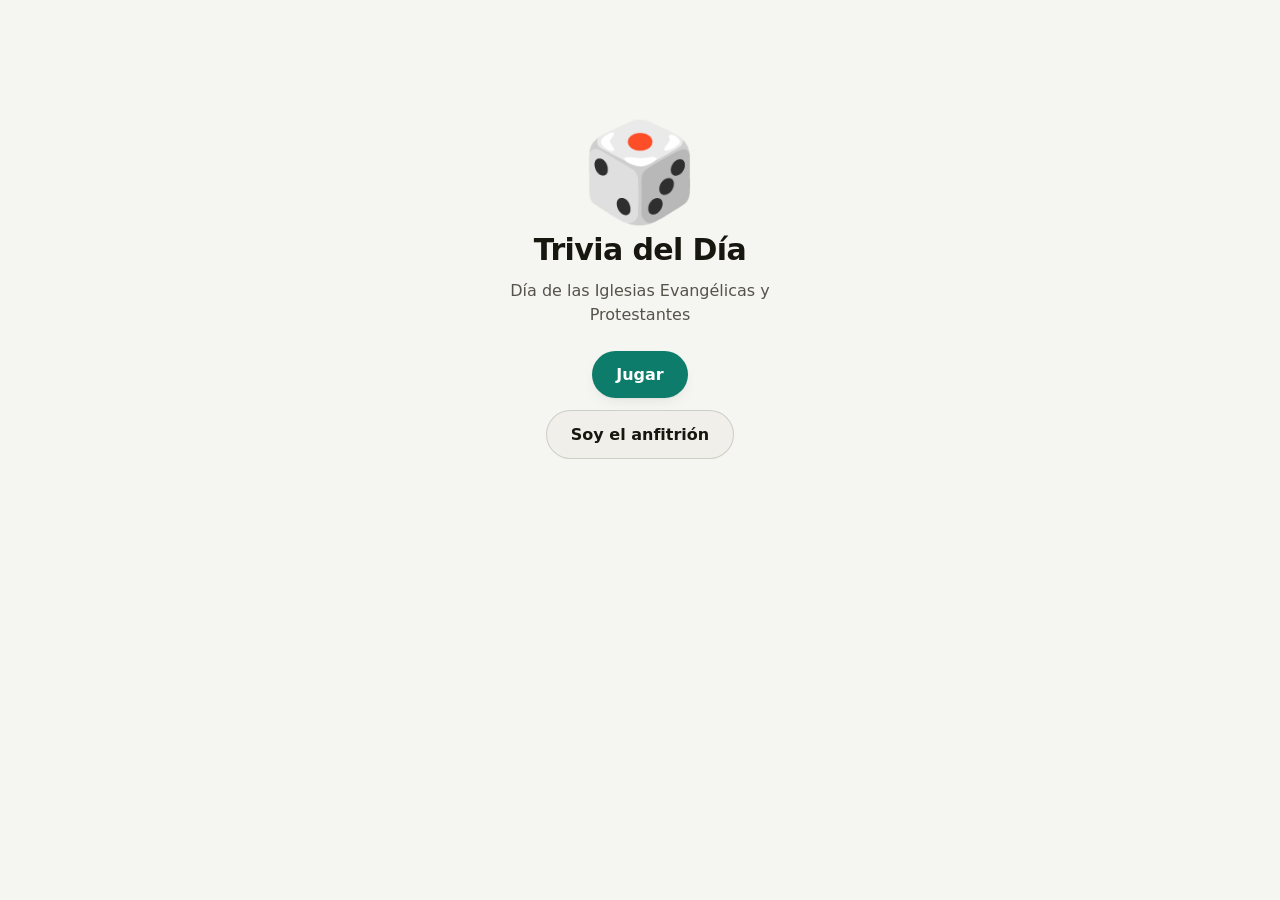
<file: index.html>
<!doctype html>
<html lang="es">
<head>
<meta charset="utf-8">
<meta name="viewport" content="width=device-width, initial-scale=1, viewport-fit=cover">
<title>Trivia del Día</title>
<meta name="theme-color" content="#0e7c6b">
<link rel="stylesheet" href="css/styles.css">
</head>
<body>
<div class="player">
  <div class="centro" style="padding-top:12vh">
    <div class="gigante">🎲</div>
    <h1>Trivia del Día</h1>
    <p>Día de las Iglesias Evangélicas y Protestantes</p>
    <a class="btn" style="text-decoration:none;margin-top:12px" href="jugar.html">Jugar</a>
    <a class="btn ghost" style="text-decoration:none" href="anfitrion.html">Soy el anfitrión</a>
  </div>
</div>
</body>
</html>
</file>
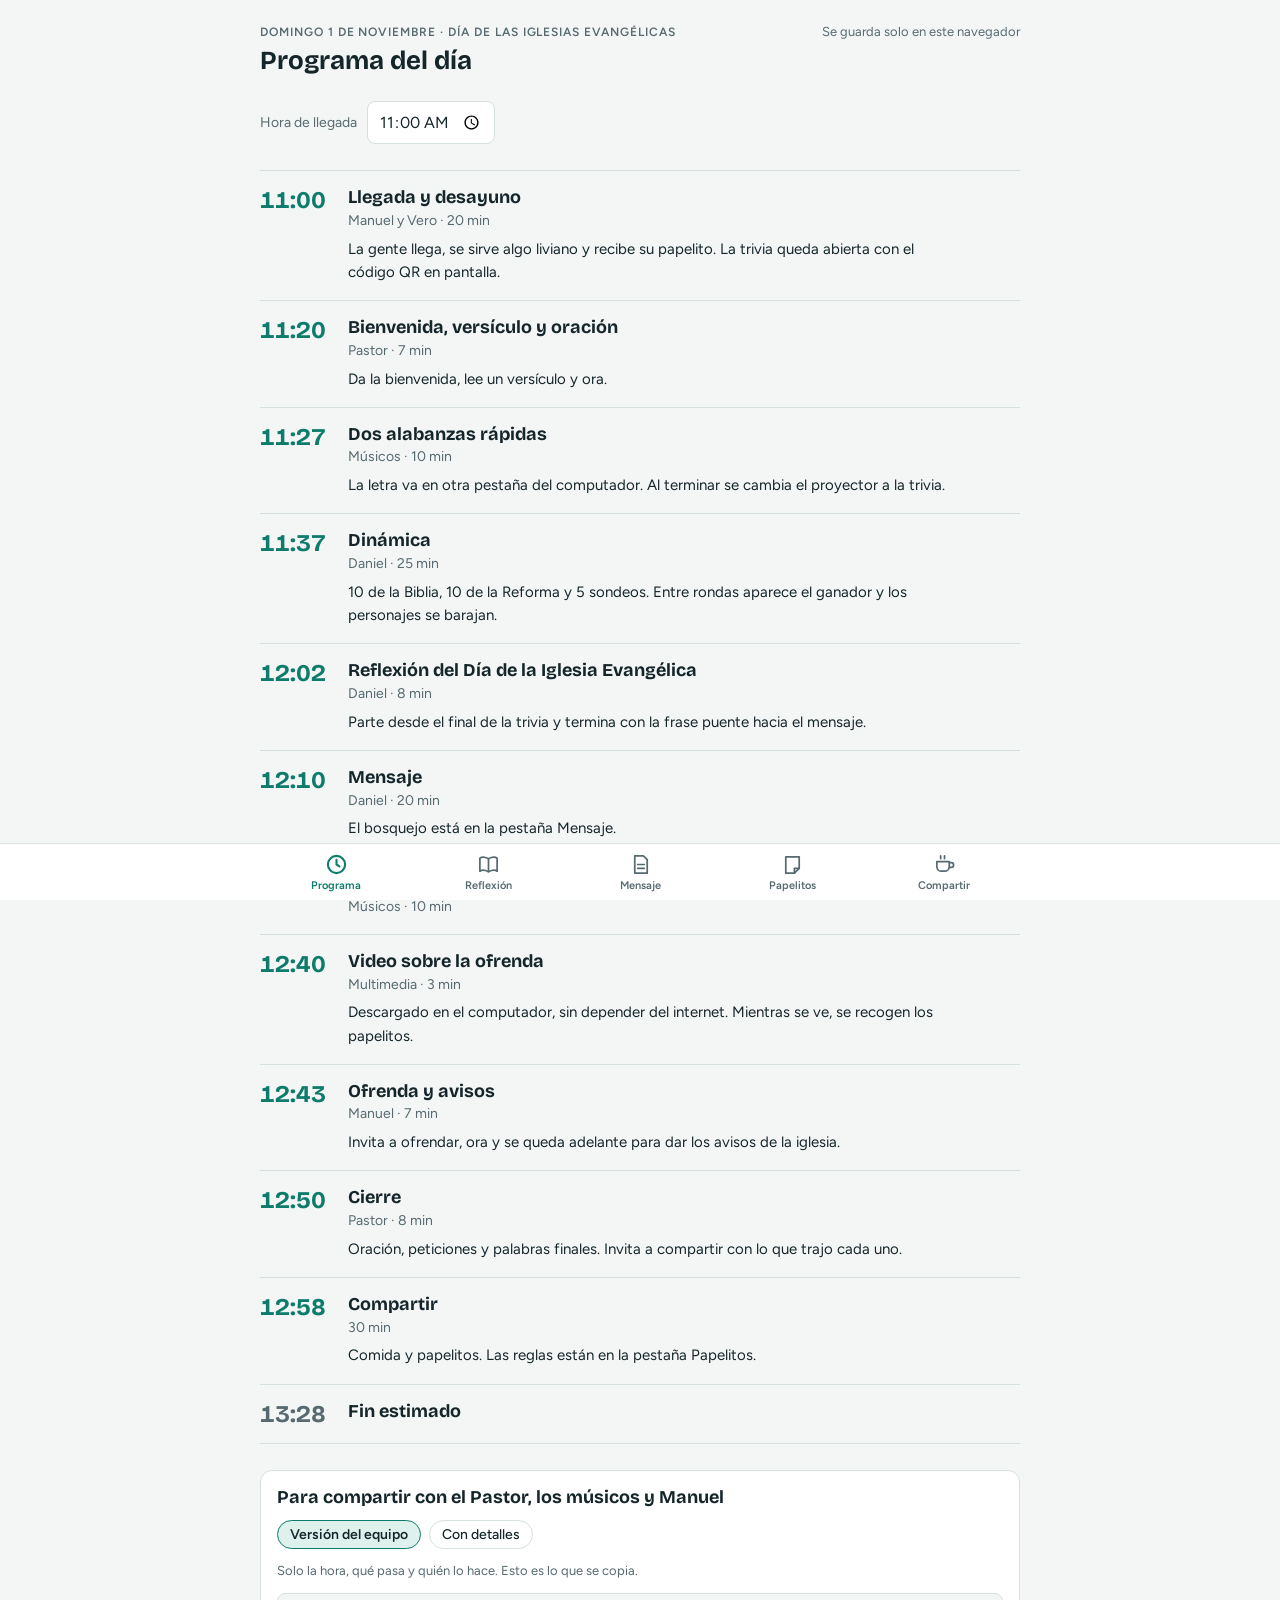
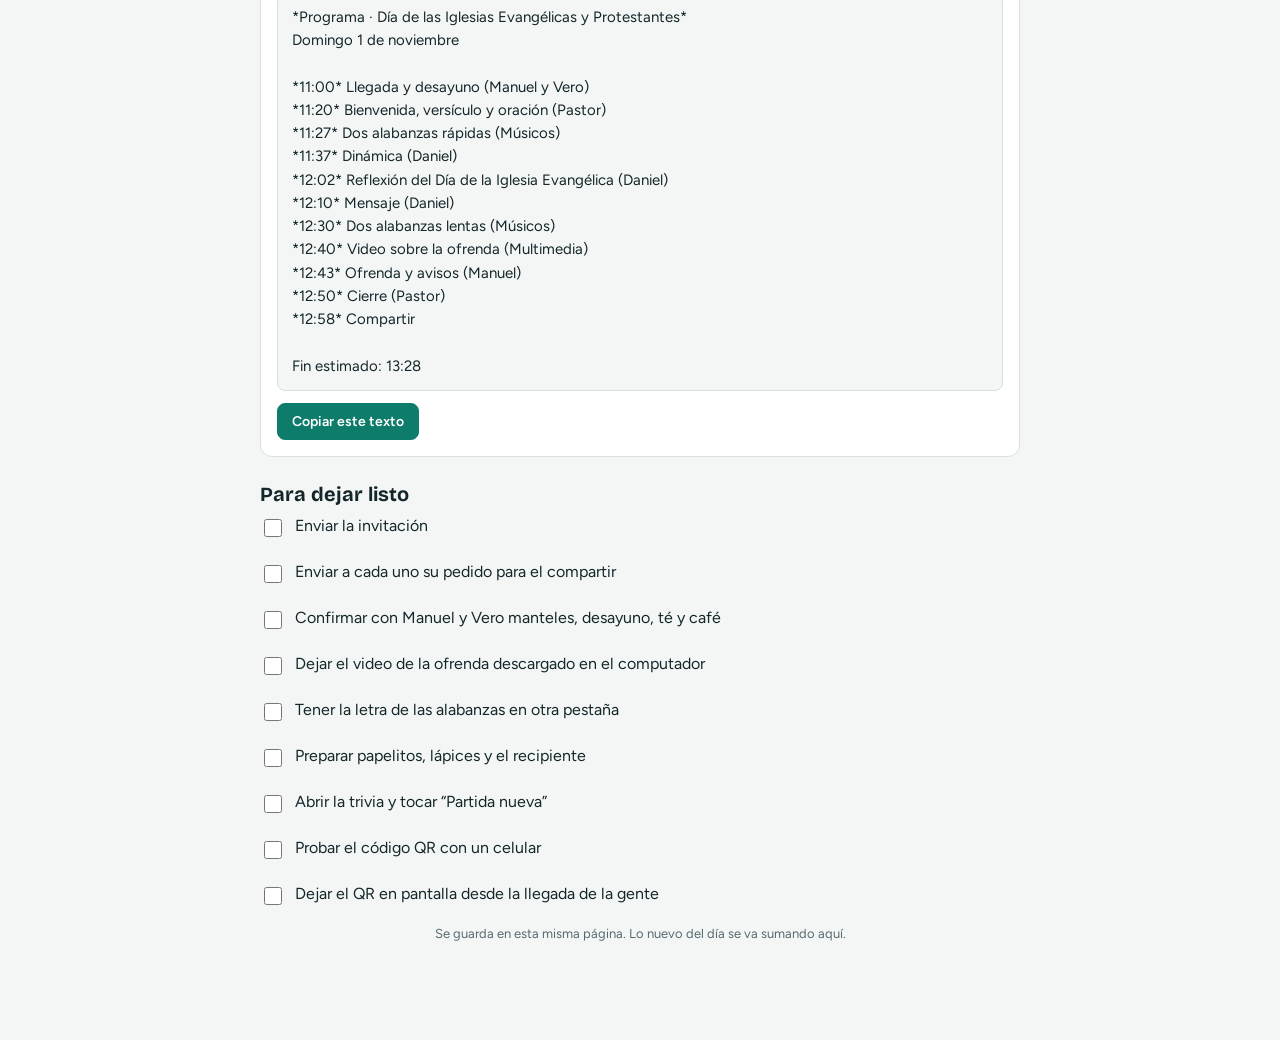
<file: programa/index.html>
<!doctype html>
<html lang="es">
<head>
<meta charset="utf-8">
<meta name="viewport" content="width=device-width, initial-scale=1, viewport-fit=cover">
<meta name="theme-color" content="#0e7c6b">
<meta name="apple-mobile-web-app-capable" content="yes">
<meta name="mobile-web-app-capable" content="yes">
<meta name="apple-mobile-web-app-title" content="Programa">
<meta name="apple-mobile-web-app-status-bar-style" content="default">
<meta name="robots" content="noindex">
<link rel="manifest" href="manifest.webmanifest">
<link rel="icon" type="image/png" href="icons/favicon-32.png">
<link rel="apple-touch-icon" href="icons/apple-touch-icon.png">
<style>html, body { margin: 0; } html { -webkit-text-size-adjust: 100%; }</style>
<title>Programa Día Evangélico</title>
<link rel="preconnect" href="https://fonts.googleapis.com">
<link rel="preconnect" href="https://fonts.gstatic.com" crossorigin>
<link rel="stylesheet" href="https://fonts.googleapis.com/css2?family=Bricolage+Grotesque:wght@600;700&family=Figtree:wght@400;500;600&display=swap">
<style>
/* Concepto: hoja de programa de iglesia, una columna angosta con la hora como protagonista.
   Mismo verde azulado de la app de trivia para que todo se sienta de la misma casa. */
:root {
  --bg: #f3f6f5;
  --surface: #ffffff;
  --ink: #15262b;
  --muted: #566a70;
  --line: #d6e0de;
  --accent: #0e7c6b;
  --accent-ink: #ffffff;
  --accent-soft: #dff1ec;
  --warn: #a3262a;
  --warn-soft: #f8e3e1;
  --f-display: "Bricolage Grotesque", system-ui, -apple-system, "Segoe UI", sans-serif;
  --f-body: "Figtree", system-ui, -apple-system, "Segoe UI", sans-serif;
}
@media (prefers-color-scheme: dark) {
  :root:not([data-theme="light"]) {
    --bg: #0e1a1c; --surface: #152427; --ink: #e6f0ee; --muted: #9db3af; --line: #2a4240;
    --accent: #46c9ab; --accent-ink: #06211b; --accent-soft: #17352f; --warn: #ff9a92; --warn-soft: #3a1f1f;
    color-scheme: dark;
  }
}
:root[data-theme="dark"] {
  --bg: #0e1a1c; --surface: #152427; --ink: #e6f0ee; --muted: #9db3af; --line: #2a4240;
  --accent: #46c9ab; --accent-ink: #06211b; --accent-soft: #17352f; --warn: #ff9a92; --warn-soft: #3a1f1f;
  color-scheme: dark;
}

* { box-sizing: border-box; }
body {
  background: var(--bg); color: var(--ink);
  font-family: var(--f-body); font-size: 16px; line-height: 1.55;
  padding-left: max(16px, env(safe-area-inset-left, 0px));
  padding-right: max(16px, env(safe-area-inset-right, 0px));
  padding-block: 0 calc(96px + env(safe-area-inset-bottom, 0px));
}
body::before { content: ""; position: fixed; inset: 0 0 auto; height: env(safe-area-inset-top, 0px); z-index: 10; background: var(--bg); }
.wrap { max-width: 760px; margin: 0 auto; }
h1, h2, h3 { font-family: var(--f-display); line-height: 1.15; margin: 0; text-wrap: balance; }
p { margin: 0; }

.encabezado { padding-top: 22px; display: flex; flex-wrap: wrap; gap: 4px 12px; align-items: baseline; justify-content: space-between; }
.encabezado > div { min-width: 0; }
.encabezado h1 { font-size: 26px; margin-top: 4px; }
.eyebrow { font-size: 12px; letter-spacing: .08em; text-transform: uppercase; color: var(--muted); font-weight: 600; }
.estado { font-size: 13px; color: var(--muted); }
nav.bottom {
  position: fixed; left: 0; right: 0; bottom: 0; z-index: 20;
  background: var(--surface); border-top: 1px solid var(--line);
  padding-bottom: env(safe-area-inset-bottom, 0px);
  padding-left: env(safe-area-inset-left, 0px); padding-right: env(safe-area-inset-right, 0px);
}
nav.bottom .in { max-width: 760px; margin: 0 auto; display: grid; grid-template-columns: repeat(5, 1fr); }
nav.bottom button {
  appearance: none; background: none; border: 0; color: var(--muted); cursor: pointer;
  display: flex; flex-direction: column; align-items: center; gap: 3px; padding: 9px 2px 8px;
  font: 600 11px var(--f-body); min-width: 0;
}
nav.bottom svg { width: 23px; height: 23px; fill: none; stroke: currentColor; stroke-width: 1.8; stroke-linecap: round; stroke-linejoin: round; }
nav.bottom button[aria-selected="true"] { color: var(--accent); }
nav.bottom button[aria-selected="true"] svg { stroke-width: 2.2; }
:focus-visible { outline: 2px solid var(--accent); outline-offset: 2px; border-radius: 4px; }

.panel { padding-top: 26px; display: grid; gap: 26px; }
.panel[hidden] { display: none; }
.lead { color: var(--muted); max-width: 62ch; }
.bar { display: flex; flex-wrap: wrap; gap: 10px; align-items: center; }
.btn {
  appearance: none; border: 1px solid var(--accent); background: var(--accent); color: var(--accent-ink);
  font: 600 14px var(--f-body); padding: 9px 14px; border-radius: 8px; cursor: pointer;
}
.btn.ghost { background: transparent; color: var(--accent); }
.btn:active { transform: translateY(1px); }
.status { font-size: 13px; color: var(--muted); margin-left: auto; }

/* Programa */
.hora-ini { display: flex; align-items: center; gap: 10px; font-size: 14px; color: var(--muted); }
input[type="time"], input[type="text"], input[type="number"], select, textarea {
  font: 400 16px var(--f-body); color: var(--ink); background: var(--surface);
  border: 1px solid var(--line); border-radius: 8px; padding: 9px 11px; max-width: 100%;
}
textarea { width: 100%; resize: vertical; min-height: 84px; line-height: 1.5; }
input[type="number"] { width: 5rem; }
.prog { list-style: none; margin: 0; padding: 0; border-top: 1px solid var(--line); }
.prog li { display: grid; grid-template-columns: 4.6rem 1fr; gap: 14px; padding: 16px 0; border-bottom: 1px solid var(--line); }
.hora { font: 700 24px var(--f-display); font-variant-numeric: tabular-nums; color: var(--accent); line-height: 1.1; }
.prog h3 { font-size: 18px; }
.meta { font-size: 14px; color: var(--muted); margin-top: 2px; }
.nota { font-size: 15px; margin-top: 6px; max-width: 60ch; }
.prog li.fin .hora { color: var(--muted); }
.checks { display: grid; gap: 4px; }
.check { display: flex; gap: 10px; align-items: flex-start; padding: 8px 0; cursor: pointer; }
.check input { margin-top: 5px; width: 18px; height: 18px; accent-color: var(--accent); flex: none; }
.check.hecho span { color: var(--muted); text-decoration: line-through; }
h2.sec { font-size: 20px; }

/* Reflexión */
.apertura { display: grid; gap: 10px; }
.cita { background: var(--surface); border: 1px solid var(--line); border-radius: 10px; padding: 14px 16px; }
.cita .tag { margin-bottom: 4px; }
.tag { font-size: 12px; letter-spacing: .06em; text-transform: uppercase; font-weight: 600; color: var(--accent); }
.hilos { display: grid; grid-template-columns: repeat(auto-fit, minmax(150px, 1fr)); gap: 10px; }
.hilos button {
  text-align: left; background: var(--surface); border: 1px solid var(--line); border-radius: 10px; padding: 12px 14px;
  font: 600 15px var(--f-body); color: var(--ink); cursor: pointer; line-height: 1.3;
}
.hilos button small { display: block; font-weight: 400; color: var(--muted); margin-top: 3px; font-size: 13px; }
.hilos button[aria-pressed="true"] { border-color: var(--accent); box-shadow: inset 0 0 0 1px var(--accent); background: var(--accent-soft); }
.hilo-det { background: var(--surface); border: 1px solid var(--line); border-radius: 12px; padding: 20px 18px; display: grid; gap: 18px; }
.hilo-det h2 { font-size: 24px; }
.kv { display: grid; gap: 2px; }
.kv .k { font-size: 12px; letter-spacing: .06em; text-transform: uppercase; color: var(--muted); font-weight: 600; }
.pasos { list-style: none; margin: 0; padding: 0; display: grid; gap: 14px; }
.pasos li { display: grid; grid-template-columns: 3.4rem 1fr; gap: 12px; }
.pasos .min { font: 700 18px var(--f-display); color: var(--accent); font-variant-numeric: tabular-nums; }
.pasos h4 { margin: 0 0 2px; font: 600 16px var(--f-body); }
.puente { border-left: 3px solid var(--accent); padding: 4px 0 4px 14px; font-size: 17px; }
.datos { margin: 0; padding-left: 20px; display: grid; gap: 6px; }
.aviso { background: var(--warn-soft); color: var(--warn); border-radius: 8px; padding: 8px 12px; font-size: 14px; }

/* Mensaje */
.banner { background: var(--accent-soft); border-radius: 10px; padding: 12px 14px; font-size: 15px; }
.form { display: grid; gap: 16px; }
.campo { display: grid; gap: 6px; }
.campo label, .campo .lab { font-size: 13px; font-weight: 600; color: var(--muted); letter-spacing: .02em; }
.punto { background: var(--surface); border: 1px solid var(--line); border-radius: 10px; padding: 14px; display: grid; gap: 10px; }
.punto .cab { display: grid; grid-template-columns: 1fr auto; gap: 10px; align-items: end; }
.punto .cab input[type="text"] { width: 100%; }
.total { font-size: 14px; color: var(--muted); }
.total.ok { color: var(--accent); font-weight: 600; }

/* Papelitos y mensajes */
.cards { display: grid; gap: 14px; }
.card { background: var(--surface); border: 1px solid var(--line); border-radius: 12px; padding: 16px; display: grid; gap: 12px; }
.card-head { display: flex; flex-wrap: wrap; gap: 8px 12px; align-items: baseline; justify-content: space-between; }
.card-head h3 { font-size: 18px; }
.cuando { font-size: 13px; color: var(--muted); }
pre.msg {
  margin: 0; white-space: pre-wrap; overflow-wrap: anywhere; font: 400 15px/1.55 var(--f-body);
  background: var(--bg); border: 1px solid var(--line); border-radius: 8px; padding: 12px 14px;
}
.acc { display: flex; flex-wrap: wrap; gap: 8px; align-items: center; }
.enviado { display: inline-flex; align-items: center; gap: 8px; font-size: 14px; color: var(--muted); cursor: pointer; margin-left: auto; }
.enviado input { width: 17px; height: 17px; accent-color: var(--accent); }
.chips { display: flex; flex-wrap: wrap; gap: 8px; }
.chip { background: var(--accent-soft); color: var(--ink); border-radius: 999px; padding: 5px 12px; font-size: 14px; }
.pasos-num { list-style: none; counter-reset: p; margin: 0; padding: 0; display: grid; gap: 14px; }
.pasos-num li { counter-increment: p; display: grid; grid-template-columns: 2rem 1fr; gap: 10px; }
.pasos-num li::before { content: counter(p); font: 700 20px var(--f-display); color: var(--accent); }
.dos { display: grid; grid-template-columns: repeat(auto-fit, minmax(240px, 1fr)); gap: 14px; }
.card-head input[type="text"] { flex: 1 1 180px; font-weight: 600; }
.chip-btn { appearance: none; border: 1px solid var(--line); background: var(--surface); color: var(--ink); border-radius: 999px; padding: 5px 12px; font: 500 14px var(--f-body); cursor: pointer; }
.chip-btn:hover { border-color: var(--accent); }
.chip-btn[aria-pressed="true"] { border-color: var(--accent); background: var(--accent-soft); font-weight: 600; }
.enviados-h { display: flex; flex-wrap: wrap; gap: 6px 16px; margin-left: auto; }
.enviados-h .enviado { margin-left: 0; }
.pie { color: var(--muted); font-size: 13px; text-align: center; padding-top: 8px; }
.resumen { font-size: 14px; color: var(--accent); font-weight: 600; margin-top: 4px; }
.lista { border-top: 1px solid var(--line); }
.fila { display: flex; gap: 12px; align-items: center; justify-content: space-between; padding: 12px 0; border-bottom: 1px solid var(--line); }
.fila .ck { display: flex; gap: 12px; align-items: flex-start; cursor: pointer; min-width: 0; flex: 1; }
.fila .ck input { margin-top: 4px; width: 20px; height: 20px; accent-color: var(--accent); flex: none; }
.fila .ck small { display: block; color: var(--muted); font-size: 14px; }
.fila.hecho strong, .fila.hecho small { text-decoration: line-through; color: var(--muted); }
.fila .chip-btn { flex: none; font-size: 13px; }
@media (max-width: 480px) {
  header.top h1 { font-size: 24px; }
  .prog li { grid-template-columns: 3.9rem 1fr; gap: 12px; }
  .hora { font-size: 21px; }
  .pasos li { grid-template-columns: 2.8rem 1fr; }
}
@media (prefers-reduced-motion: reduce) { * { transition: none !important; } }
</style>

<div class="wrap">
    <header class="encabezado">
    <div>
      <p class="eyebrow">Domingo 1 de noviembre · Día de las Iglesias Evangélicas</p>
      <h1>Programa del día</h1>
    </div>
    <span class="estado" id="status">&nbsp;</span>
  </header>

  <main>
    <!-- PROGRAMA -->
    <section class="panel" id="tab-programa" role="tabpanel">
      <label class="hora-ini">Hora de llegada
        <input type="time" id="inicio" value="11:00">
      </label>
      <ol class="prog" id="prog"></ol>
      <div class="card">
        <div class="card-head"><h3>Para compartir con el Pastor, los músicos y Manuel</h3></div>
        <div class="chips">
          <button class="chip-btn" data-vista="equipo" aria-pressed="true">Versión del equipo</button>
          <button class="chip-btn" data-vista="completa" aria-pressed="false">Con detalles</button>
        </div>
        <p class="cuando" id="desc-vista"></p>
        <pre class="msg" id="pre-programa"></pre>
        <div class="acc"><button class="btn" data-copy="programa">Copiar este texto</button></div>
      </div>
      <div>
        <h2 class="sec">Para dejar listo</h2>
        <div class="checks" id="checks"></div>
      </div>
    </section>

    <!-- REFLEXIÓN -->
    <section class="panel" id="tab-reflexion" role="tabpanel" hidden>
      <p class="lead">La trivia termina con los sondeos y el resumen de ganadores. De ahí parte la reflexión de 8 minutos, que baja a un hilo y deja la frase puente lista para el mensaje.</p>
      <div>
        <h2 class="sec">Cómo arrancar desde el final de la trivia</h2>
        <div class="apertura" id="aperturas" style="margin-top:12px"></div>
      </div>
      <div>
        <h2 class="sec">Elige el hilo</h2>
        <div class="hilos" id="hilos" style="margin-top:12px"></div>
      </div>
      <div class="hilo-det" id="hilo-det"></div>
      <div>
        <h2 class="sec">Datos para citar</h2>
        <ul class="datos" id="datos" style="margin-top:12px"></ul>
      </div>
    </section>

    <!-- MENSAJE -->
    <section class="panel" id="tab-mensaje" role="tabpanel" hidden>
      <div class="bar">
        <p class="lead" style="flex:1 1 260px">Bosquejo del mensaje de hoy, 20 minutos. Se guarda solo.</p>
        <button class="btn ghost" data-copy="bosquejo">Copiar bosquejo</button>
      </div>
      <div class="banner" id="banner-hilo"></div>
      <div class="form" id="form-msg"></div>
    </section>

    <!-- PAPELITOS -->
    <section class="panel" id="tab-papelitos" role="tabpanel" hidden>
      <p class="lead">Juego para la convivencia, al final de la reunión. Los papelitos se recogen mientras corre el video de la ofrenda y se leen en voz alta mientras la gente come.</p>

      <div class="dos">
        <div class="card"><div class="tag">Cuánto dura</div><p>Unos 2 minutos por papelito. Con 12 papelitos son 25 minutos, justo para la convivencia.</p></div>
        <div class="card"><div class="tag">Qué se necesita</div><p>Papelitos del mismo tamaño, lápices, un recipiente, una hoja para anotar puntos y un premio simbólico, como un dulce.</p></div>
      </div>

      <div>
        <h2 class="sec">Cómo se juega, paso a paso</h2>
        <ol class="pasos-num" style="margin-top:14px">
          <li><p><strong>En la entrada.</strong> Cada persona recibe un papelito y un lápiz. Escribe una curiosidad suya, sin nombre. Los niños dibujan algo o se lo dicen al oído a un adulto, que lo escribe. Usa un papel de otro color para ellos.</p></li>
          <li><p><strong>Se dobla y se guarda.</strong> Cada uno dobla el papelito en cuatro y lo deja en un recipiente. Un hermano lo recoge mientras corre el video de la ofrenda.</p></li>
          <li><p><strong>Convivencia.</strong> Con la gente ya comiendo, tú sacas un papelito y lo lees en voz alta, sin dar pistas.</p></li>
          <li><p><strong>Se adivina.</strong> Cada uno dice a quién cree que corresponde. Quien acierta suma un punto en la hoja.</p></li>
          <li><p><strong>Se revela.</strong> Quien escribió la curiosidad levanta la mano, cuenta la historia en una frase y recibe un aplauso.</p></li>
          <li><p><strong>Al final.</strong> Gana quien más puntos tenga. Si sobran papelitos, quedan para el café o para la próxima reunión.</p></li>
        </ol>
      </div>

      <div class="card">
        <div class="card-head"><h3>Texto para el papelito</h3><button class="btn ghost" data-copy="papelito">Copiar</button></div>
        <pre class="msg" id="pre-papelito"></pre>
      </div>

      <div>
        <h2 class="sec">Ideas por si alguien se queda en blanco</h2>
        <div class="chips" id="ideas" style="margin-top:12px"></div>
      </div>

      <div class="dos">
        <div class="card">
          <h3>Reglas para cuidar a todos</h3>
          <ul class="datos">
            <li>Que sea algo que a la persona le dé gusto contar. Nada que avergüence ni que toque heridas.</li>
            <li>Sin nombre y sin pistas obvias en la letra. Mejor que escriban con mayúsculas.</li>
            <li>Quien no quiera participar puede escribir su comida favorita de niño.</li>
            <li>Tú revisas los papelitos antes de leerlos y dejas fuera los que no sirvan.</li>
          </ul>
        </div>
        <div class="card">
          <h3>Otra forma, si el ambiente está movido</h3>
          <p>Pega los papelitos numerados en una pared o mesa. Cada persona recibe una hoja y anota a quién cree que pertenece cada número. Al final se revelan todos juntos y gana quien más acertó. Sirve para jugar mientras se come y se conversa.</p>
        </div>
      </div>

      <div class="card">
        <div class="card-head"><h3>Cómo presentarlo</h3><button class="btn ghost" data-copy="presentar">Copiar</button></div>
        <pre class="msg" id="pre-presentar"></pre>
      </div>
    </section>

    <!-- COMPARTIR -->
    <section class="panel" id="tab-compartir" role="tabpanel" hidden>
      <div>
        <h2 class="sec">Quién trae qué</h2>
        <p class="lead" style="margin-top:6px">Lista interna. Marca a cada uno cuando confirme.</p>
        <p class="resumen" id="resumen-lista"></p>
      </div>
      <div class="lista" id="lista"></div>
      <div>
        <h2 class="sec">Mensajes para enviar</h2>
        <p class="lead" style="margin-top:6px">Sin nombres, uno por cada pedido. Primero la invitación y después el que corresponda.</p>
      </div>
      <div class="cards" id="msgs"></div>
    </section>
  </main>
  <nav class="bottom" role="tablist" aria-label="Secciones"><div class="in">
    <button role="tab" data-tab="programa" aria-selected="true"><svg viewBox="0 0 24 24" aria-hidden="true"><circle cx="12" cy="12" r="9"/><path d="M12 7v5l3 2"/></svg>Programa</button>
    <button role="tab" data-tab="reflexion" aria-selected="false"><svg viewBox="0 0 24 24" aria-hidden="true"><path d="M3 5.5C5 4 8 4 12 6c4-2 7-2 9-.5V19c-2-1.5-5-1.5-9 .5-4-2-7-2-9-.5z"/><path d="M12 6v13.5"/></svg>Reflexión</button>
    <button role="tab" data-tab="mensaje" aria-selected="false"><svg viewBox="0 0 24 24" aria-hidden="true"><path d="M6 3h9l4 4v14H6z"/><path d="M9 12h7M9 16h7"/></svg>Mensaje</button>
    <button role="tab" data-tab="papelitos" aria-selected="false"><svg viewBox="0 0 24 24" aria-hidden="true"><path d="M5 4h14v12l-5 5H5z"/><path d="M14 21v-5h5"/></svg>Papelitos</button>
    <button role="tab" data-tab="compartir" aria-selected="false"><svg viewBox="0 0 24 24" aria-hidden="true"><path d="M4 9h13v5a5 5 0 0 1-5 5H9a5 5 0 0 1-5-5z"/><path d="M17 10h2a2 2 0 0 1 0 5h-2"/><path d="M8 3v3M12 3v3"/></svg>Compartir</button>
  </div></nav>

    <p class="pie">Se guarda en esta misma página. Lo nuevo del día se va sumando aquí.</p>
</div>

<script>
/* ---------- datos ---------- */
const PROGRAMA = [
  { t: "Llegada y desayuno", quien: "Manuel y Vero", min: 20, nota: "La gente llega, se sirve algo liviano y recibe su papelito. La trivia queda abierta con el código QR en pantalla." },
  { t: "Bienvenida, versículo y oración", quien: "Pastor", min: 7, nota: "Da la bienvenida, lee un versículo y ora." },
  { t: "Dos alabanzas rápidas", quien: "Músicos", min: 10, nota: "La letra va en otra pestaña del computador. Al terminar se cambia el proyector a la trivia." },
  { t: "Dinámica", quien: "Daniel", min: 25, nota: "10 de la Biblia, 10 de la Reforma y 5 sondeos. Entre rondas aparece el ganador y los personajes se barajan." },
  { t: "Reflexión del Día de la Iglesia Evangélica", quien: "Daniel", min: 8, nota: "Parte desde el final de la trivia y termina con la frase puente hacia el mensaje." },
  { t: "Mensaje", quien: "Daniel", min: 20, nota: "El bosquejo está en la pestaña Mensaje." },
  { t: "Dos alabanzas lentas", quien: "Músicos", min: 10, nota: "" },
  { t: "Video sobre la ofrenda", quien: "Multimedia", min: 3, nota: "Descargado en el computador, sin depender del internet. Mientras se ve, se recogen los papelitos." },
  { t: "Ofrenda y avisos", quien: "Manuel", min: 7, nota: "Invita a ofrendar, ora y se queda adelante para dar los avisos de la iglesia." },
  { t: "Cierre", quien: "Pastor", min: 8, nota: "Oración, peticiones y palabras finales. Invita a compartir con lo que trajo cada uno." },
  { t: "Compartir", quien: "", min: 30, nota: "Comida y papelitos. Las reglas están en la pestaña Papelitos." },
];

const CHECKS = [
  ["c1", "Enviar la invitación"],
  ["c2", "Enviar a cada uno su pedido para el compartir"],
  ["c9", "Confirmar con Manuel y Vero manteles, desayuno, té y café"],
  ["c3", "Dejar el video de la ofrenda descargado en el computador"],
  ["c4", "Tener la letra de las alabanzas en otra pestaña"],
  ["c5", "Preparar papelitos, lápices y el recipiente"],
  ["c6", "Abrir la trivia y tocar “Partida nueva”"],
  ["c7", "Probar el código QR con un celular"],
  ["c8", "Dejar el QR en pantalla desde la llegada de la gente"],
];

const APERTURAS = [
  ["Desde los sondeos", "Nos reímos de cómo somos: de quien mira la hora cuando dicen “ya termino”, de quien canta con más entusiasmo que afinación, de quien ya está pensando en la once. Así somos. Y esta gente real, con sus manías, es la iglesia que hoy celebramos."],
  ["Desde la respuesta sin respuesta mala", "En esta última ronda nadie tuvo una respuesta equivocada. Eso se parece a la iglesia: cabe el que canta bien, el que canta mal y el que solo mueve los labios. Pero no siempre hubo una iglesia a la que todos pudieran llegar así."],
  ["Desde los ganadores", "Acaban de levantar la mano Sansón, Ester y compañía. Durante el juego todos tuvimos un nombre prestado. Ahora que sabemos quién era quién, hablemos de un nombre que no es prestado: el de un pueblo que Dios sigue formando."],
];

const HILOS = [
  {
    id: "gracia", nombre: "Por gracia, no por obras", corto: "El corazón de la Reforma",
    idea: "La Reforma redescubrió que el perdón y la salvación no se compran ni se ganan: se reciben.",
    texto: "Efesios 2:8-10 y Romanos 1:17",
    trivia: "Indulgencias, Efesios 2:8-9 y las cinco solas",
    pasos: [
      [1, "Desde la risa", "En los sondeos confesamos cosas de la vida de iglesia: llegar, cantar, sentarse, traer algo a la once. Una pregunta en serio entre tanta risa: ¿hacemos todo eso para que Dios nos quiera, o porque ya nos quiere?"],
      [3, "31 de octubre de 1517", "Un monje agustino, Martín Lutero, vivía angustiado tratando de ganarse el favor de Dios. En su tiempo se vendían indulgencias: papeles que prometían rebajar el castigo por los pecados a cambio de dinero. Estudiando la Biblia descubrió que “el justo por la fe vivirá” (Romanos 1:17) y escribió 95 tesis para conversarlo."],
      [2, "De ahí venimos", "Esa idea cruzó el mundo, llegó a Chile y hoy tiene su propio día: desde 2008, cada 31 de octubre es el Día Nacional de las Iglesias Evangélicas y Protestantes."],
      [2, "Lo que nos toca hoy", "La gracia no es permiso para vivir de cualquier manera. Efesios 2:10 sigue diciendo que fuimos creados para buenas obras. Primero recibimos, después vivimos."],
    ],
    puente: "Si ya lo recibimos todo por gracia, ¿cómo se ve una vida que responde a eso? De eso trata el mensaje de hoy.",
    pregunta: "¿Vivo para ganarme el amor de Dios o vivo porque ya lo tengo?",
  },
  {
    id: "biblia", nombre: "La Biblia en nuestras manos", corto: "Un precio que otros pagaron",
    idea: "Alguien pagó un precio para que hoy podamos leer la Biblia en nuestro idioma.",
    texto: "2 Timoteo 3:16-17 y Salmo 119:105",
    trivia: "Lutero en alemán, la imprenta, la Reina-Valera y Sola Scriptura",
    pasos: [
      [1, "Desde la risa", "Hoy cualquiera de nosotros abre la Biblia en dos segundos, en papel o en el celular. Pregunta para partir: ¿cuánto vale algo que se consigue tan fácil?"],
      [3, "Lo que costó", "Hasta la Reforma la Biblia circulaba en latín y casi nadie podía leerla. Lutero tradujo el Nuevo Testamento al alemán (1522) y la imprenta permitió que llegara a miles. En español, Casiodoro de Reina la tradujo en 1569 (la “Biblia del Oso”) y Cipriano de Valera la revisó en 1602: la Reina-Valera que muchos tienen en casa."],
      [2, "Lo que hoy damos por hecho", "Hubo traductores perseguidos por poner la Palabra en el idioma de la gente. Lo que hoy tenemos a la mano fue conquistado."],
      [2, "Lo que nos toca hoy", "Una Biblia cerrada no cambia a nadie. Sola Scriptura no es un lema para recordar, es una invitación a abrirla."],
    ],
    puente: "Si la Biblia está en nuestras manos, ¿qué nos dice? Eso es lo que vamos a mirar en el mensaje.",
    pregunta: "¿Cuándo fue la última vez que abrí la Biblia sin que nadie me lo pidiera?",
  },
  {
    id: "reformada", nombre: "Una iglesia que sigue cambiando", corto: "Reforma no es solo historia",
    idea: "La Reforma no es un recuerdo del pasado: la iglesia y cada creyente siguen siendo transformados.",
    texto: "Romanos 12:1-2",
    trivia: "Valparaíso 1909, el feriado de 2008 y lo que significa “reforma”",
    pasos: [
      [1, "Desde la risa", "Nos reímos de nuestras costumbres. Algunas son lindas y otras son solo costumbre. La Reforma se atrevió a preguntar: ¿esto viene de la Biblia o de la tradición?"],
      [3, "Volver a lo esencial", "Lutero no quería partir una iglesia, quería volver a lo esencial. Siglos después, en Valparaíso (1909), un avivamiento con el pastor Willis Hoover mostró que Dios sigue obrando y que la iglesia en Chile sigue creciendo."],
      [2, "Siempre en reforma", "Los reformadores decían que la iglesia necesita volver una y otra vez a la Palabra. Lo mismo vale para cada persona."],
      [2, "Lo que nos toca hoy", "Romanos 12:2: no se conformen a este siglo, sino transfórmense por la renovación de su mente. El cambio no es una vez en la vida, es un camino."],
    ],
    puente: "¿Qué parte de mi vida necesita ser renovada? Vamos al mensaje.",
    pregunta: "¿Qué hay en mi vida que sigo haciendo solo por costumbre?",
  },
  {
    id: "sacerdotes", nombre: "Todos somos sacerdotes", corto: "Nadie sobra en la iglesia",
    idea: "Todo creyente tiene acceso directo a Dios y un lugar en el servicio de la iglesia.",
    texto: "1 Pedro 2:9-10",
    trivia: "Sacerdocio de todos los creyentes (pregunta 78), la Biblia en el idioma de la gente y el compartir de hoy",
    pasos: [
      [1, "Desde la risa", "En los sondeos nadie quedó expuesto, pero todos aportamos una respuesta. Eso es la iglesia: un cuerpo donde cada uno cuenta."],
      [3, "Un acceso sin intermediarios", "Antes de la Reforma, solo el clero se acercaba a Dios por los demás. Lutero enseñó el sacerdocio de todos los creyentes: cada cristiano puede orar, leer la Biblia y servir. No quiere decir que todos seamos pastores. Quiere decir que nadie sobra."],
      [2, "La mesa de hoy", "Por eso una iglesia tiene música, niños, cocina, oración y avisos. Cada uno pone algo en la mesa, como lo haremos hoy al compartir."],
      [2, "Lo que nos toca hoy", "1 Pedro 2:9 nos llama linaje escogido y real sacerdocio. No es un título para unos pocos, es una responsabilidad compartida."],
    ],
    puente: "Si todos somos parte, ¿cómo servimos? Eso es lo que quiero compartir en el mensaje.",
    pregunta: "¿Qué estoy aportando yo a esta familia?",
  },
];

const DATOS = [
  "31 de octubre de 1517: Lutero publica sus 95 tesis en Wittenberg, Alemania. Una tradición dice que las clavó en la puerta de la iglesia del castillo.",
  "Martín Lutero (1483-1546) era monje agustino y profesor de teología.",
  "1521: Lutero se niega a retractarse en la Dieta de Worms. Después se esconde en el castillo de Wartburg y traduce el Nuevo Testamento al alemán (1522).",
  "Las cinco solas: solo la Escritura, solo la fe, solo la gracia, solo Cristo y solo a Dios la gloria.",
  "1569: Casiodoro de Reina publica la Biblia del Oso. 1602: Cipriano de Valera la revisa. De ahí viene la Reina-Valera.",
  "2008: la Ley 20.299 crea el Día Nacional de las Iglesias Evangélicas y Protestantes, el 31 de octubre.",
  "1909: avivamiento en Valparaíso con el pastor Willis Hoover. Por confirmar el año exacto en que nace la Iglesia Metodista Pentecostal (1910) antes de decirlo en público.",
  "Este año el 31 de octubre cae sábado, por eso lo celebramos el domingo 1 de noviembre.",
];

const MSG_FIELDS = [
  { k: "titulo", label: "Título del mensaje", tipo: "input" },
  { k: "texto", label: "Texto base", tipo: "input", ph: "Ej. Efesios 2:8-10" },
  { k: "idea", label: "Idea central, en una frase", tipo: "area" },
  { k: "intro", label: "Entrada, cómo parte desde la reflexión", tipo: "area" },
  { k: "p1", label: "Punto 1", tipo: "punto" },
  { k: "p2", label: "Punto 2", tipo: "punto" },
  { k: "p3", label: "Punto 3", tipo: "punto" },
  { k: "aplicacion", label: "Aplicación, qué hacemos esta semana", tipo: "area" },
  { k: "pregunta", label: "Pregunta para llevarse", tipo: "input" },
  { k: "cierre", label: "Cierre y oración", tipo: "area" },
  { k: "notas", label: "Notas y citas para tener a mano", tipo: "area" },
];

const IDEAS = [
  "Un lugar donde viví", "Un trabajo raro que tuve", "Mi comida favorita de niño", "Algo que me da miedo",
  "Un talento escondido", "Un viaje que no olvido", "Mi primer sueldo", "Una mascota que tuve",
  "Algo que colecciono", "Una anécdota de mi infancia", "Un apodo que me pusieron", "Una canción que me sé completa",
];

const TXT_PAPELITO = "Escribe una curiosidad tuya que casi nadie sepa.\nNo pongas tu nombre.\nQue sea algo que te dé risa contar.\n\nEjemplo: “De niño me escapé de la casa para ver el mar.”";
const TXT_PRESENTAR = "Cuando llegaron, cada uno escribió una curiosidad suya sin poner el nombre. Ahora vamos a leerlas de una en una. Escuchen, miren a su alrededor y digan a quién creen que le pertenece. Quien acierte suma un punto. Y quien la escribió, cuando se revele, nos cuenta la historia en una frase. Hoy venimos a conocernos mejor, así que cuiden lo que digan y celebren lo que escuchen.";

const pedir = (x) =>
  `Bueno, por lo mismo quería ver la posibilidad de contar con una colaboración para el compartir. Para organizar y no repetirnos cosas, quería ver si pueden traer ${x}, lo que puedan. Lo ideal es que venga todo listo para compartir, con su plato, bandeja o fuente para ponerlo directo en la mesa. Y si no pueden se entiende, ¡pero no por ello falten! ¡Bendiciones! 🙏`;

const MSGS = [
  { id: "invitacion", t: "Invitación", para: "Todos", txt:
`¡Bendiciones, hermanos! 🙌
Este domingo 1 de noviembre celebramos el Día de las Iglesias Evangélicas y Protestantes con una reunión algo distinta. Partimos a las 11:00 hrs y terminaremos con un compartir entre los hermanos.
¡Los esperamos! 🙏` },
  { id: "dulce", t: "Algo dulce", para: "Beto y Vicky", txt: pedir("algo dulce como quequito, pie o kuchen") },
  { id: "snack", t: "Snack salado en bolsas", para: "Carmen y Manuel", txt: pedir("un snack salado en bolsas, como papas fritas o algo parecido") },
  { id: "salado", t: "Algo salado", para: "Claudio y Johanna", txt: pedir("algo salado como empanadas, sándwiches o una tortilla") },
  { id: "picoteo", t: "Para picar", para: "Pastores principales", txt: pedir("queso en cuadritos, aceitunas y maní, o algo parecido para picar") },
  { id: "bebidas", t: "Bebidas", para: "Rosita", txt: pedir("bebidas para compartir, como jugo o bebida") },
  { id: "saludable", t: "Algo saludable", para: "Miguel y Tamara", txt: pedir("algo saludable, como frutas picadas") },
  { id: "ayuda", t: "Ayuda con la mesa y el desayuno", para: "Manuel y Vero", txt:
`Bueno, por lo mismo quería pedirles una ayudita para el domingo, si es que se puede 🙏 ¿Podrían llevar unos manteles para las mesas y ayudarnos a dejar ordenadas las cositas del compartir? Si pueden, también separar un poquito para un desayuno liviano al comienzo, y dejar lo demás para el final de la reunión. Y si se animan, ¿se encargarían del té, el cafecito y el agua caliente? Eso sería todo lo que les pedimos. ¡Muchas gracias, Dios los bendiga! 🙏` },
  { id: "r1", t: "Recordatorio", para: "Todos, el sábado en la noche o el domingo temprano", txt:
`Hola hermanos, les recuerdo que mañana domingo a las 11:00 hrs nos reunimos para celebrar el Día de las Iglesias Evangélicas. 🙌
Los esperamos 🙏` },
  { id: "r2", t: "Agradecimiento", para: "Todos, el domingo en la tarde", txt:
`Gracias a todos por venir y por lo que trajeron, quedó todo riquísimo. Fue muy lindo celebrar juntos el Día de las Iglesias Evangélicas. Dios los bendiga 🙏` },
];

const LISTA = [
  ["beto", "Beto y Vicky", "Algo dulce", "dulce"],
  ["pastores", "Pastores principales", "Queso en cuadritos, aceitunas y maní, o algo parecido", "picoteo"],
  ["claudio", "Claudio y Johanna", "Algo salado", "salado"],
  ["yo", "Yo", "Yogurt con cereal en vasitos individuales, unos 10", null],
  ["carmen", "Carmen y Manuel", "Snack salado en bolsas, como papas fritas", "snack"],
  ["rosita", "Rosita", "Si puede, bebidas para compartir, como jugo o bebida", "bebidas"],
  ["miguel", "Miguel y Tamara", "Algo saludable, como frutas picadas", "saludable"],
  ["manuelvero", "Manuel y Vero", "Ordenar, manteles para las mesas, separar algo para el desayuno, té, café y agua caliente. Sin colaboración de comida", "ayuda"],
];

/* ---------- estado y guardado ---------- */
const state = { llegada: "11:00", hilo: "", checks: {}, enviados: {}, conf: {}, msg: {} };
let vistaProg = "equipo";
let ref = null, timer = null, writing = false, pendiente = false, sucio = false, vistaHilo = null;
const $ = (s, r = document) => r.querySelector(s);
const $$ = (s, r = document) => [...r.querySelectorAll(s)];
const esc = (s) => String(s).replace(/[&<>"]/g, (c) => ({ "&": "&amp;", "<": "&lt;", ">": "&gt;", '"': "&quot;" }[c]));

function setStatus(t) { const el = $("#status"); if (el) el.textContent = t || " "; }
function guardar() { sucio = true; clearTimeout(timer); setStatus("Guardando…"); timer = setTimeout(vaciar, 600); }
async function vaciar() {
  if (writing) { pendiente = true; return; }
  writing = true; sucio = false;
  const copia = JSON.parse(JSON.stringify(state));
  try {
    try { localStorage.setItem("dia-evangelico", JSON.stringify(copia)); } catch (e) {}
    if (ref) await ref.set(copia);
    setStatus(ref ? "Guardado" : "Guardado solo en este navegador");
  } catch (e) {
    setStatus("No se pudo guardar. Intenta de nuevo.");
  }
  writing = false;
  if (pendiente) { pendiente = false; vaciar(); }
}

/* ---------- utilidades ---------- */
function horas() {
  const [h, m] = (state.llegada || "11:00").split(":").map(Number);
  let acum = h * 60 + m; const out = [];
  PROGRAMA.forEach((p) => { out.push(fmt(acum)); acum += p.min; });
  out.push(fmt(acum));
  return out;
}
const fmt = (min) => String(Math.floor(min / 60) % 24).padStart(2, "0") + ":" + String(min % 60).padStart(2, "0");

function textoPrograma(corto) {
  const h = horas();
  let t = "*Programa · Día de las Iglesias Evangélicas y Protestantes*\nDomingo 1 de noviembre\n\n";
  PROGRAMA.forEach((p, i) => {
    if (corto) t += `*${h[i]}* ${p.t}${p.quien ? ` (${p.quien})` : ""}\n`;
    else t += `*${h[i]}* ${p.t}\n${p.quien ? p.quien + " · " : ""}${p.min} min${p.nota ? "\n" + p.nota : ""}\n\n`;
  });
  t += (corto ? "\n" : "") + `Fin estimado: ${h[PROGRAMA.length]}`;
  return t;
}
function hiloActual() { return HILOS.find((h) => h.id === state.hilo) || null; }
function textoBosquejo() {
  const m = state.msg || {}; const h = hiloActual();
  const L = [];
  L.push(`MENSAJE: ${m.titulo || "(sin título)"}`);
  if (m.texto) L.push(`Texto base: ${m.texto}`);
  if (h) L.push(`Hilo conductor: ${h.nombre}\nPuente: ${h.puente}`);
  if (m.idea) L.push(`Idea central: ${m.idea}`);
  if (m.intro) L.push(`Entrada: ${m.intro}`);
  ["p1", "p2", "p3"].forEach((k, i) => {
    const p = m[k] || {};
    if (p.titulo || p.texto) L.push(`${i + 1}. ${p.titulo || ""}${p.min ? " (" + p.min + " min)" : ""}\n${p.texto || ""}`);
  });
  if (m.aplicacion) L.push(`Aplicación: ${m.aplicacion}`);
  if (m.pregunta) L.push(`Pregunta para llevarse: ${m.pregunta}`);
  if (m.cierre) L.push(`Cierre y oración: ${m.cierre}`);
  if (m.notas) L.push(`Notas: ${m.notas}`);
  return L.join("\n\n");
}
const COPIAS = {
  programa: () => textoPrograma(vistaProg === "equipo"),
  bosquejo: textoBosquejo,
  papelito: () => TXT_PAPELITO,
  presentar: () => TXT_PRESENTAR,
};
MSGS.forEach((m) => { COPIAS[m.id] = () => m.txt; });

async function copiar(texto, btn, fuente) {
  const original = btn.textContent;
  const listo = (t) => { btn.textContent = t; setTimeout(() => { btn.textContent = original; }, 1800); };
  try { await navigator.clipboard.writeText(texto); listo("Copiado"); return; } catch (e) {}
  const ta = document.createElement("textarea");
  ta.value = texto; ta.style.cssText = "position:fixed;opacity:0;top:0;left:0";
  document.body.appendChild(ta); ta.select();
  let ok = false; try { ok = document.execCommand("copy"); } catch (e) {}
  ta.remove();
  if (ok) { listo("Copiado"); return; }
  if (fuente) { const r = document.createRange(); r.selectNodeContents(fuente); const s = getSelection(); s.removeAllRanges(); s.addRange(r); }
  listo("Seleccionado: copia con Ctrl+C");
}

/* ---------- render ---------- */
function renderPrograma() {
  const h = horas();
  $("#prog").innerHTML = PROGRAMA.map((p, i) => `
    <li><div class="hora">${h[i]}</div>
      <div><h3>${esc(p.t)}</h3><p class="meta">${p.quien ? esc(p.quien) + " · " : ""}${p.min} min</p>${p.nota ? `<p class="nota">${esc(p.nota)}</p>` : ""}</div></li>`).join("")
    + `<li class="fin"><div class="hora">${h[PROGRAMA.length]}</div><div><h3>Fin estimado</h3></div></li>`;
  $("#inicio").value = state.llegada;
  $("#pre-programa").textContent = textoPrograma(vistaProg === "equipo");
  $$("[data-vista]").forEach((b) => b.setAttribute("aria-pressed", String(b.dataset.vista === vistaProg)));
  $("#desc-vista").textContent = vistaProg === "equipo"
    ? "Solo la hora, qué pasa y quién lo hace. Esto es lo que se copia."
    : "Suma la duración de cada parte y una nota con los detalles. Esto es lo que se copia.";
  $("#checks").innerHTML = CHECKS.map(([id, t]) => `
    <label class="check ${state.checks[id] ? "hecho" : ""}"><input type="checkbox" data-check="${id}" ${state.checks[id] ? "checked" : ""}><span>${esc(t)}</span></label>`).join("");
}

function renderReflexion() {
  $("#aperturas").innerHTML = APERTURAS.map(([t, x], i) => `
    <div class="cita"><div class="tag">${esc(t)}</div><p>${esc(x)}</p>
    <div class="acc" style="margin-top:10px"><button class="btn ghost" data-copytxt="ap${i}">Copiar</button></div></div>`).join("");
  $("#hilos").innerHTML = HILOS.map((h) => `
    <button data-hilo="${h.id}" aria-pressed="${vistaHilo === h.id}">${esc(h.nombre)}<small>${esc(h.corto)}</small></button>`).join("");
  const h = HILOS.find((x) => x.id === vistaHilo) || HILOS[0];
  const elegido = state.hilo === h.id;
  $("#hilo-det").innerHTML = `
    <div><div class="tag">${elegido ? "Hilo elegido" : "Vista previa"}</div><h2>${esc(h.nombre)}</h2></div>
    <div class="kv"><span class="k">Idea central</span><p>${esc(h.idea)}</p></div>
    <div class="kv"><span class="k">Texto base</span><p>${esc(h.texto)}</p></div>
    <div class="kv"><span class="k">Preguntas de la trivia que lo sembraron</span><p>${esc(h.trivia)}</p></div>
    <ol class="pasos">${h.pasos.map(([m, t, x]) => `<li><div class="min">${m} min</div><div><h4>${esc(t)}</h4><p>${esc(x)}</p></div></li>`).join("")}</ol>
    <div class="kv"><span class="k">Frase puente hacia el mensaje</span><p class="puente">${esc(h.puente)}</p></div>
    <div class="kv"><span class="k">Pregunta para dejar pensando</span><p>${esc(h.pregunta)}</p></div>
    <div class="acc">
      <button class="btn" data-usar="${h.id}" ${elegido ? "disabled" : ""}>${elegido ? "Este es el hilo del día" : "Usar este hilo"}</button>
      <button class="btn ghost" data-copytxt="hilo">Copiar reflexión</button>
    </div>`;
  $("#datos").innerHTML = DATOS.map((d) => `<li>${esc(d)}</li>`).join("");
}
function textoHilo(h) {
  return `REFLEXIÓN · ${h.nombre}\nIdea central: ${h.idea}\nTexto base: ${h.texto}\n\n` +
    h.pasos.map(([m, t, x]) => `${t} (${m} min)\n${x}`).join("\n\n") +
    `\n\nFrase puente: ${h.puente}\nPregunta para dejar pensando: ${h.pregunta}`;
}

function construirFormulario() {
  $("#form-msg").innerHTML = MSG_FIELDS.map((f) => {
    if (f.tipo === "input") return `<div class="campo"><label for="m-${f.k}">${f.label}</label><input type="text" id="m-${f.k}" data-mk="${f.k}" ${f.ph ? `placeholder="${esc(f.ph)}"` : ""} autocomplete="off"></div>`;
    if (f.tipo === "area") return `<div class="campo"><label for="m-${f.k}">${f.label}</label><textarea id="m-${f.k}" data-mk="${f.k}"></textarea></div>`;
    return `<div class="punto"><div class="cab"><div class="campo"><label for="m-${f.k}-t">${f.label}</label><input type="text" id="m-${f.k}-t" data-mp="${f.k}" data-f="titulo" autocomplete="off"></div>
      <div class="campo"><label for="m-${f.k}-m">Min</label><input type="number" id="m-${f.k}-m" min="0" max="30" data-mp="${f.k}" data-f="min"></div></div>
      <div class="campo"><label for="m-${f.k}-x" class="lab">Desarrollo, ilustración y versículos</label><textarea id="m-${f.k}-x" data-mp="${f.k}" data-f="texto"></textarea></div></div>`;
  }).join("") + `<p class="total" id="total-min"></p>`;
}
function rellenarFormulario() {
  const m = state.msg || {};
  const activo = document.activeElement;
  $$("[data-mk]").forEach((el) => { if (el !== activo) el.value = m[el.dataset.mk] || ""; });
  $$("[data-mp]").forEach((el) => { if (el !== activo) el.value = ((m[el.dataset.mp] || {})[el.dataset.f]) ?? ""; });
  totalMinutos();
}
function totalMinutos() {
  const m = state.msg || {};
  const t = ["p1", "p2", "p3"].reduce((a, k) => a + (Number((m[k] || {}).min) || 0), 0);
  const el = $("#total-min"); if (!el) return;
  el.textContent = t ? `Suman ${t} min en los tres puntos, de 20 min disponibles.` : "Anota los minutos de cada punto para ver cuánto suman, de 20 min disponibles.";
  el.className = "total" + (t && t <= 20 ? " ok" : "");
}
function renderBanner() {
  const h = hiloActual();
  $("#banner-hilo").innerHTML = h
    ? `<strong>Hilo del día: ${esc(h.nombre)}.</strong> Tu frase puente es: “${esc(h.puente)}” Empieza el mensaje desde ahí.`
    : `Todavía no eliges el hilo de la reflexión. Ve a la pestaña Reflexión, toca “Usar este hilo” y tu frase puente aparece aquí.`;
}

function renderCompartir() {
  $("#lista").innerHTML = LISTA.map(([id, n, t, m]) => `
    <div class="fila ${state.conf[id] ? "hecho" : ""}">
      <label class="ck"><input type="checkbox" data-conf="${id}" ${state.conf[id] ? "checked" : ""}><span><strong>${esc(n)}</strong><small>${esc(t)}</small></span></label>
      ${m ? `<button class="chip-btn" data-copy="${m}">Copiar mensaje</button>` : ""}
    </div>`).join("");
  resumenLista();
  $("#msgs").innerHTML = MSGS.map((m) => `
    <div class="card"><div class="card-head"><h3>${esc(m.t)}</h3><span class="cuando">Para: ${esc(m.para)}</span></div>
      <pre class="msg" id="pre-${m.id}">${esc(m.txt)}</pre>
      <div class="acc"><button class="btn" data-copy="${m.id}">Copiar</button>
      <label class="enviado"><input type="checkbox" data-env="${m.id}" ${state.enviados[m.id] ? "checked" : ""}>Enviado</label></div></div>`).join("");
}
function resumenLista() {
  const total = LISTA.length, ok = LISTA.filter(([id]) => state.conf[id]).length;
  $("#resumen-lista").textContent = `${ok} de ${total} confirmados`;
}
function renderPapelitos() {
  $("#pre-papelito").textContent = TXT_PAPELITO;
  $("#pre-presentar").textContent = TXT_PRESENTAR;
  $("#ideas").innerHTML = IDEAS.map((i) => `<span class="chip">${esc(i)}</span>`).join("");
}
function renderTodo() { renderPrograma(); renderReflexion(); rellenarFormulario(); renderBanner(); renderCompartir(); }

/* ---------- eventos ---------- */
document.addEventListener("click", (e) => {
  const c = e.target.closest("[data-copy]");
  if (c) { const id = c.dataset.copy; const f = document.getElementById("pre-" + id); copiar(COPIAS[id](), c, f); return; }
  const ct = e.target.closest("[data-copytxt]");
  if (ct) {
    const k = ct.dataset.copytxt;
    const t = k === "hilo" ? textoHilo(HILOS.find((x) => x.id === vistaHilo) || HILOS[0]) : APERTURAS[Number(k.slice(2))][1];
    copiar(t, ct); return;
  }
  const vp = e.target.closest("[data-vista]");
  if (vp) { vistaProg = vp.dataset.vista; renderPrograma(); return; }
  const h = e.target.closest("[data-hilo]");
  if (h) { vistaHilo = h.dataset.hilo; renderReflexion(); return; }
  const u = e.target.closest("[data-usar]");
  if (u) { state.hilo = u.dataset.usar; vistaHilo = state.hilo; renderReflexion(); renderBanner(); guardar(); return; }
});
document.addEventListener("change", (e) => {
  const ck = e.target.closest("[data-check]"); if (ck) { state.checks[ck.dataset.check] = ck.checked; ck.closest(".check").classList.toggle("hecho", ck.checked); guardar(); return; }
  const en = e.target.closest("[data-env]"); if (en) { state.enviados[en.dataset.env] = en.checked; guardar(); return; }
  const cf = e.target.closest("[data-conf]");
  if (cf) { state.conf[cf.dataset.conf] = cf.checked; cf.closest(".fila").classList.toggle("hecho", cf.checked); resumenLista(); guardar(); return; }
  if (e.target.id === "inicio" && e.target.value) { state.llegada = e.target.value; renderPrograma(); guardar(); }
});
document.addEventListener("input", (e) => {
  const t = e.target;
  if (t.dataset.mk) { state.msg = state.msg || {}; state.msg[t.dataset.mk] = t.value; guardar(); return; }
  if (t.dataset.mp) {
    state.msg = state.msg || {}; const k = t.dataset.mp; state.msg[k] = state.msg[k] || {};
    state.msg[k][t.dataset.f] = t.dataset.f === "min" ? (t.value === "" ? "" : Number(t.value)) : t.value;
    totalMinutos(); guardar();
  }
});

/* ---------- pestañas ---------- */
const TABS = ["programa", "reflexion", "mensaje", "papelitos", "compartir"];
function irA(tab, actualizarHash) {
  if (!TABS.includes(tab)) tab = "programa";
  TABS.forEach((t) => { $("#tab-" + t).hidden = t !== tab; });
  $$("nav.bottom button").forEach((b) => b.setAttribute("aria-selected", String(b.dataset.tab === tab)));
  try { if (actualizarHash) history.replaceState(null, "", "#" + tab); } catch (e) {}
  window.scrollTo(0, 0);
}
$("nav.bottom").addEventListener("click", (e) => { const b = e.target.closest("button"); if (b) irA(b.dataset.tab, true); });
window.addEventListener("hashchange", () => irA(location.hash.slice(1), false));

/* ---------- arranque ---------- */
construirFormulario();
renderPapelitos();
try { const g = JSON.parse(localStorage.getItem("dia-evangelico") || "null"); if (g) Object.assign(state, g); } catch (e) {}
vistaHilo = state.hilo || HILOS[0].id;
renderTodo();
irA(location.hash.slice(1), false);

(async () => {
  let db = null;
  try { db = window.claude && window.claude.use ? await window.claude.use("db") : null; } catch (e) {}
  if (!db) { setStatus("Se guarda solo en este navegador"); return; }
  ref = db.doc("app/datos");
  ref.onSnapshot((snap) => {
    if (snap.metadata && snap.metadata.hasPendingWrites) return;
    const activo = document.activeElement;
    const escribiendo = activo && /^(INPUT|TEXTAREA)$/.test(activo.tagName);
    if (snap.exists) {
      if (writing || pendiente || sucio || escribiendo) return;
      const d = snap.data();
      Object.assign(state, { llegada: "11:00", hilo: "", checks: {}, enviados: {}, conf: {}, msg: {} }, d);
      vistaHilo = state.hilo || vistaHilo || HILOS[0].id;
      renderTodo(); setStatus("Guardado");
    } else {
      vaciar();
    }
  }, () => { ref = null; setStatus("Se guarda solo en este navegador"); });
})();

if ("serviceWorker" in navigator) { window.addEventListener("load", () => { navigator.serviceWorker.register("sw.js").catch(() => {}); }); }
</script>
</body>
</html>
</file>
<file: css/styles.css>
/* Trivia del Día — mismo sistema visual que la app de finanzas
   (papel cálido, verde azulado, tarjetas redondeadas), pensado para celular y proyector. */

:root {
  color-scheme: light;
  --bg: #f5f5f1;
  --surface: #ffffff;
  --surface-2: #f0efea;
  --surface-3: #e7e6df;
  --border: rgba(23, 22, 17, 0.08);
  --border-strong: rgba(23, 22, 17, 0.15);
  --text: #17160f;
  --text-secondary: #55534a;
  --text-muted: #8a887d;
  --accent: #0e7c6b;
  --accent-ink: #0a5c4f;
  --accent-soft: rgba(14, 124, 107, 0.10);
  --on-accent: #ffffff;
  --good: #0b7a3f;
  --bad: #c73f2f;
  /* botones de respuesta: color + forma + letra, para que no dependa solo del color */
  --op-0: #2a62b8;
  --op-1: #c4511f;
  --op-2: #16825a;
  --op-3: #b83a3a;
  --radius: 16px;
  --radius-pill: 999px;
  --shadow: 0 1px 2px rgba(23, 22, 17, 0.04), 0 6px 16px -6px rgba(23, 22, 17, 0.10);
  --shadow-lg: 0 2px 4px rgba(23, 22, 17, 0.05), 0 14px 32px -10px rgba(23, 22, 17, 0.18);
  --ease: cubic-bezier(0.32, 0.72, 0, 1);
  font-family: system-ui, -apple-system, "Segoe UI", Roboto, sans-serif;
}

@media (prefers-color-scheme: dark) {
  :root:not([data-theme="light"]) {
    color-scheme: dark;
    --bg: #0e0e0c; --surface: #181815; --surface-2: #201f1c; --surface-3: #2a2925;
    --border: rgba(255, 255, 255, 0.08); --border-strong: rgba(255, 255, 255, 0.16);
    --text: #f4f3ee; --text-secondary: #b6b4a8; --text-muted: #85837a;
    --accent: #3fc9ae; --accent-ink: #7fe0cc; --accent-soft: rgba(63, 201, 174, 0.14); --on-accent: #04201a;
    --good: #35c67c; --bad: #ef7d6b;
    --shadow: 0 1px 2px rgba(0, 0, 0, 0.4), 0 6px 18px -6px rgba(0, 0, 0, 0.6);
    --shadow-lg: 0 2px 6px rgba(0, 0, 0, 0.5), 0 16px 36px -10px rgba(0, 0, 0, 0.7);
  }
}
:root[data-theme="dark"] {
  color-scheme: dark;
  --bg: #0e0e0c; --surface: #181815; --surface-2: #201f1c; --surface-3: #2a2925;
  --border: rgba(255, 255, 255, 0.08); --border-strong: rgba(255, 255, 255, 0.16);
  --text: #f4f3ee; --text-secondary: #b6b4a8; --text-muted: #85837a;
  --accent: #3fc9ae; --accent-ink: #7fe0cc; --accent-soft: rgba(63, 201, 174, 0.14); --on-accent: #04201a;
  --good: #35c67c; --bad: #ef7d6b;
  --shadow: 0 1px 2px rgba(0, 0, 0, 0.4), 0 6px 18px -6px rgba(0, 0, 0, 0.6);
  --shadow-lg: 0 2px 6px rgba(0, 0, 0, 0.5), 0 16px 36px -10px rgba(0, 0, 0, 0.7);
}

* { box-sizing: border-box; }
html, body { margin: 0; }
body {
  background: var(--bg);
  color: var(--text);
  min-height: 100vh;
  -webkit-font-smoothing: antialiased;
  text-rendering: optimizeLegibility;
}
h1, h2, h3, p { margin: 0; }
button { font: inherit; color: inherit; }
:focus-visible { outline: 3px solid var(--accent); outline-offset: 2px; }

.eyebrow {
  font-size: 12px; font-weight: 700; letter-spacing: .08em; text-transform: uppercase;
  color: var(--text-muted);
}

.btn {
  border: 0; cursor: pointer; border-radius: var(--radius-pill);
  padding: 14px 24px; font-weight: 750; font-size: 16px;
  background: var(--accent); color: var(--on-accent);
  transition: transform .15s var(--ease), box-shadow .15s var(--ease), opacity .15s;
  box-shadow: var(--shadow);
}
.btn:hover { transform: translateY(-1px); }
.btn:active { transform: translateY(0); }
.btn.ghost { background: var(--surface-2); color: var(--text); box-shadow: none; border: 1px solid var(--border-strong); }
.btn[disabled] { opacity: .5; cursor: default; transform: none; }

.card {
  background: var(--surface); border: 1px solid var(--border);
  border-radius: var(--radius); box-shadow: var(--shadow); padding: 20px;
}

.badge-prueba {
  position: fixed; top: 10px; right: 10px; z-index: 50;
  background: #fab219; color: #3a2a00; font-size: 12px; font-weight: 800;
  padding: 5px 10px; border-radius: var(--radius-pill);
}

/* ---------------- celular (jugar.html, index.html) ---------------- */

.player { max-width: 480px; margin: 0 auto; padding: 16px 16px 40px; min-height: 100vh; display: flex; flex-direction: column; gap: 14px; }
.player-top { display: flex; align-items: center; justify-content: space-between; gap: 10px; padding-top: 6px; }
.chip {
  display: inline-flex; align-items: center; gap: 8px;
  background: var(--surface); border: 1px solid var(--border);
  border-radius: var(--radius-pill); padding: 8px 14px; font-weight: 700; box-shadow: var(--shadow);
}
.chip .emo { font-size: 22px; line-height: 1; }
.puntos { font-weight: 800; font-variant-numeric: tabular-nums; color: var(--accent-ink); }

.centro { text-align: center; display: flex; flex-direction: column; align-items: center; gap: 12px; padding: 28px 8px; }
.centro .gigante { font-size: 96px; line-height: 1; animation: pop .5s var(--ease); }
.centro h1 { font-size: 30px; letter-spacing: -.02em; }
.centro p { color: var(--text-secondary); line-height: 1.5; max-width: 34ch; }
.secreto { background: var(--accent-soft); color: var(--accent-ink); font-weight: 700; padding: 8px 14px; border-radius: var(--radius-pill); font-size: 14px; }

.pregunta-m { font-size: 22px; font-weight: 800; letter-spacing: -.01em; line-height: 1.25; text-wrap: balance; }
.barra { height: 12px; border-radius: 99px; background: var(--surface-3); overflow: hidden; }
.barra i { display: block; height: 100%; width: 100%; background: var(--accent); transition: width .2s linear; }
.barra.poco i { background: #e34948; }

.op {
  display: flex; align-items: center; gap: 14px; width: 100%;
  border: 0; border-radius: var(--radius); padding: 18px 16px; margin-top: 10px;
  color: #fff; font-size: 18px; font-weight: 750; text-align: left; cursor: pointer;
  box-shadow: var(--shadow); transition: transform .12s var(--ease), opacity .2s;
}
.op:active { transform: scale(.98); }
.op .forma { font-size: 24px; width: 30px; text-align: center; flex: none; }
.op-0 { background: var(--op-0); } .op-1 { background: var(--op-1); }
.op-2 { background: var(--op-2); } .op-3 { background: var(--op-3); }
.op.elegida { outline: 4px solid var(--text); outline-offset: 2px; }
.op.apagada { opacity: .35; }

.resultado { text-align: center; display: flex; flex-direction: column; align-items: center; gap: 8px; padding: 22px 8px; }
.resultado .gigante { font-size: 84px; line-height: 1; animation: pop .5s var(--ease); }
.resultado h2 { font-size: 28px; letter-spacing: -.02em; }
.resultado .ok { color: var(--good); } .resultado .mal { color: var(--bad); }
.resultado p { color: var(--text-secondary); line-height: 1.45; }
.resultado .pts { font-size: 40px; font-weight: 850; font-variant-numeric: tabular-nums; color: var(--accent-ink); }

.entrada { width: 100%; font-size: 28px; text-align: center; letter-spacing: .25em; text-transform: uppercase; padding: 14px; border-radius: var(--radius); border: 2px solid var(--border-strong); background: var(--surface); color: var(--text); }
.error { background: rgba(199, 63, 47, .12); color: var(--bad); border-radius: var(--radius); padding: 14px; font-weight: 650; line-height: 1.45; }

@keyframes pop { from { transform: scale(.6); opacity: 0; } to { transform: scale(1); opacity: 1; } }
@media (prefers-reduced-motion: reduce) { * { animation: none !important; transition: none !important; } }

/* ---------------- proyector (anfitrion.html) ---------------- */

.host { min-height: 100vh; padding: 2.4vw 3vw; display: flex; flex-direction: column; gap: 2vw; }
.host-top { display: flex; align-items: center; justify-content: space-between; gap: 2vw; }
.host-top .eyebrow { font-size: clamp(12px, 1.3vw, 20px); }
.cuenta { font-size: clamp(16px, 2vw, 30px); font-weight: 800; font-variant-numeric: tabular-nums; color: var(--accent-ink); }

.lobby { flex: 1; display: grid; grid-template-columns: minmax(240px, 30vw) 1fr; gap: 4vw; align-items: center; }
.qrbox { background: #fff; border-radius: 24px; padding: 1.6vw; display: grid; place-items: center; box-shadow: var(--shadow-lg); }
.qrbox > div { width: 100%; }
.qrbox img { width: 100%; height: auto; display: block; }
.qrbox canvas { display: none !important; }
.lobby h1 { font-size: clamp(34px, 5.2vw, 84px); letter-spacing: -.03em; line-height: 1.02; margin: .6vw 0 1vw; }
.lobby .sub { font-size: clamp(16px, 1.8vw, 28px); color: var(--text-secondary); line-height: 1.4; }
.codigo { margin: 1.4vw 0; font-size: clamp(44px, 8vw, 130px); font-weight: 850; letter-spacing: .14em; color: var(--accent); font-variant-numeric: tabular-nums; line-height: 1; }
.animales { display: flex; flex-wrap: wrap; gap: .9vw; min-height: 6vw; align-content: flex-start; }
.animales .chip { font-size: clamp(16px, 2vw, 30px); animation: pop .4s var(--ease); }
.animales .chip .emo { font-size: 1.2em; }
.quitar { border: 0; background: transparent; color: var(--text-muted); font: inherit; font-size: .7em; cursor: pointer; padding: 2px 4px; margin-left: 2px; border-radius: 50%; opacity: .5; }
.quitar:hover { opacity: 1; color: var(--bad, #c0392b); }
.vacio { color: var(--text-muted); font-size: clamp(16px, 1.8vw, 26px); }
.acciones { display: flex; align-items: center; gap: 1.4vw; flex-wrap: wrap; margin-top: 1.4vw; }
.acciones .btn { font-size: clamp(16px, 1.8vw, 26px); padding: 1vw 2.4vw; }
.acciones .seg { font-size: clamp(24px, 3.4vw, 54px); font-weight: 850; font-variant-numeric: tabular-nums; min-width: 2ch; }

.q { flex: 1; display: flex; flex-direction: column; gap: 2vw; }
.pregunta { font-size: clamp(28px, 4.6vw, 74px); font-weight: 850; letter-spacing: -.025em; line-height: 1.08; text-wrap: balance; }
.tiles { display: grid; grid-template-columns: repeat(var(--n), 1fr); gap: 1.6vw; flex: 1; align-items: stretch; }
.tile {
  position: relative; overflow: hidden; border-radius: 22px; padding: 2vw; color: #fff;
  font-size: clamp(20px, 2.8vw, 46px); font-weight: 780; line-height: 1.15;
  display: flex; flex-direction: column; gap: 1vw; min-height: 18vh; box-shadow: var(--shadow-lg);
  transition: opacity .3s, transform .3s var(--ease);
}
.tile .forma { font-size: 1.3em; }
.tile.op-0 { background: var(--op-0); } .tile.op-1 { background: var(--op-1); }
.tile.op-2 { background: var(--op-2); } .tile.op-3 { background: var(--op-3); }
.tile.correcta { outline: .5vw solid #fff; transform: scale(1.025); }
.tile.dim { opacity: .3; }
.tile .conteo { margin-top: auto; font-size: 1.5em; font-weight: 850; font-variant-numeric: tabular-nums; }
.tile .relleno { position: absolute; left: 0; bottom: 0; height: .8vw; background: rgba(255, 255, 255, .85); border-radius: 0 99px 99px 0; transition: width .6s var(--ease); }

.res-grid { flex: 1; display: grid; grid-template-columns: 1fr minmax(240px, 26vw); gap: 2.4vw; }
.top { background: var(--surface); border: 1px solid var(--border); border-radius: 22px; padding: 1.6vw; box-shadow: var(--shadow); align-self: start; }
.top h3 { font-size: clamp(14px, 1.5vw, 22px); text-transform: uppercase; letter-spacing: .08em; color: var(--text-muted); margin-bottom: 1vw; }
.top ol { list-style: none; margin: 0; padding: 0; display: flex; flex-direction: column; gap: .7vw; }
.top li { display: flex; align-items: center; gap: 1vw; font-size: clamp(16px, 2vw, 30px); font-weight: 700; animation: pop .4s var(--ease) both; }
.top li .n { color: var(--text-muted); width: 1.4ch; font-variant-numeric: tabular-nums; }
.barras { display: flex; flex-direction: column; gap: 1.1vw; }
.barra-fila { display: flex; flex-direction: column; gap: .3vw; animation: pop .4s var(--ease) both; }
.barra-top { display: flex; justify-content: space-between; align-items: baseline; gap: 1vw; font-size: clamp(14px, 1.6vw, 24px); font-weight: 700; }
.barra-nombre { min-width: 0; }
.barra-num { font-variant-numeric: tabular-nums; color: var(--text-secondary); font-weight: 800; white-space: nowrap; }
.barra-pista { height: clamp(10px, 1.1vw, 18px); background: var(--border); border-radius: 99px; overflow: hidden; }
.barra-relleno { display: block; height: 100%; border-radius: 99px; transition: width .6s var(--ease); }
.barra-marca { font-size: clamp(11px, 1.1vw, 16px); text-transform: uppercase; letter-spacing: .08em; font-weight: 800; color: var(--text-muted); }
.barra-fila.mas .barra-marca { color: var(--accent-ink); }
.top li .p { margin-left: auto; font-variant-numeric: tabular-nums; color: var(--accent-ink); font-weight: 850; }
.dato { background: var(--accent-soft); color: var(--text); border-radius: 18px; padding: 1.4vw 1.8vw; font-size: clamp(16px, 1.9vw, 30px); line-height: 1.35; }

.fin { flex: 1; display: flex; flex-direction: column; align-items: center; justify-content: center; gap: 2vw; text-align: center; }
.fin h1 { font-size: clamp(34px, 5.6vw, 92px); letter-spacing: -.03em; }
.podio { display: flex; align-items: flex-end; justify-content: center; gap: 1.6vw; width: 100%; max-width: 1100px; }
.podio .col { flex: 1; display: flex; flex-direction: column; align-items: center; gap: .8vw; animation: pop .6s var(--ease) both; }
.podio .col .emo { font-size: clamp(40px, 6vw, 96px); line-height: 1; }
.podio .col .nom { font-size: clamp(16px, 2.2vw, 34px); font-weight: 800; }
.podio .col .pts { font-size: clamp(14px, 1.6vw, 24px); color: var(--accent-ink); font-weight: 800; font-variant-numeric: tabular-nums; }
.podio .peldano { width: 100%; border-radius: 18px 18px 0 0; background: var(--surface-2); border: 1px solid var(--border); display: grid; place-items: center; font-size: clamp(28px, 4vw, 64px); font-weight: 900; color: var(--text-muted); }
.podio .col:nth-child(1) .peldano { height: 15vh; } /* 2º */
.podio .col:nth-child(2) .peldano { height: 24vh; background: var(--accent-soft); color: var(--accent-ink); } /* 1º */
.podio .col:nth-child(3) .peldano { height: 10vh; } /* 3º */

@media (max-width: 760px) {
  .lobby, .res-grid { grid-template-columns: 1fr; }
  .tiles { grid-template-columns: 1fr; }
}

/* ---------------- rondas ---------------- */
.fin .sub { font-size: clamp(16px, 2vw, 32px); color: var(--text-secondary); max-width: 40ch; line-height: 1.4; }
.fin .dato { max-width: 52ch; }
.recap { display: flex; flex-direction: column; gap: 1vw; width: 100%; max-width: 900px; }
.recap .fila { display: flex; align-items: center; gap: 2vw; background: var(--surface); border: 1px solid var(--border); border-radius: 18px; padding: 1.2vw 2vw; animation: pop .5s var(--ease) both; }
.recap .rn { color: var(--text-muted); font-size: clamp(14px, 1.6vw, 24px); font-weight: 700; text-align: left; flex: 1; }
.recap .gan { font-size: clamp(18px, 2.6vw, 40px); font-weight: 850; }
.recap .pts { color: var(--accent-ink); font-weight: 800; font-variant-numeric: tabular-nums; font-size: clamp(14px, 1.6vw, 24px); min-width: 7ch; text-align: right; }

/* curiosidad previa al personaje (celular) */
.curio { display: flex; flex-direction: column; gap: 12px; padding: 18px 4px 28px; text-align: center; align-items: stretch; }
.curio .gigante { align-self: center; }
.curio h1 { font-size: 24px; line-height: 1.2; }
.curio p { color: var(--text-secondary); line-height: 1.45; }
.curio .ejemplos { background: var(--surface); border: 1px solid var(--border); border-radius: var(--radius); padding: 12px 14px; display: flex; flex-direction: column; gap: 6px; text-align: left; font-size: 14px; color: var(--text-secondary); }
.curio .ejemplos b { font-size: 12px; text-transform: uppercase; letter-spacing: .08em; color: var(--text-muted); }
.curio textarea { width: 100%; font: inherit; font-size: 18px; padding: 14px; border-radius: var(--radius); border: 2px solid var(--border-strong); background: var(--surface); color: var(--text); resize: none; }
.curio textarea:focus { outline: none; border-color: var(--accent); }
.curio .ayuda { font-size: 13px; color: var(--text-muted); }
.curio .btn:disabled { opacity: .45; }

/* lector de curiosidades (pantalla grande) */
.cur-overlay { position: fixed; inset: 0; z-index: 50; background: var(--bg); display: flex; flex-direction: column; justify-content: center; align-items: center; gap: 3vw; padding: 5vw; text-align: center; }
.cur-texto { font-size: clamp(28px, 4.6vw, 80px); font-weight: 800; line-height: 1.2; max-width: 22ch; max-width: 26em; text-wrap: balance; }

[hidden] { display: none !important; }
.cur-overlay.lista { justify-content: flex-start; padding-top: 4vw; overflow-y: auto; }
.cur-lista { list-style: decimal inside; text-align: left; font-size: clamp(16px, 2vw, 30px); line-height: 1.4; max-width: 60em; display: flex; flex-direction: column; gap: .7em; }
</file>
